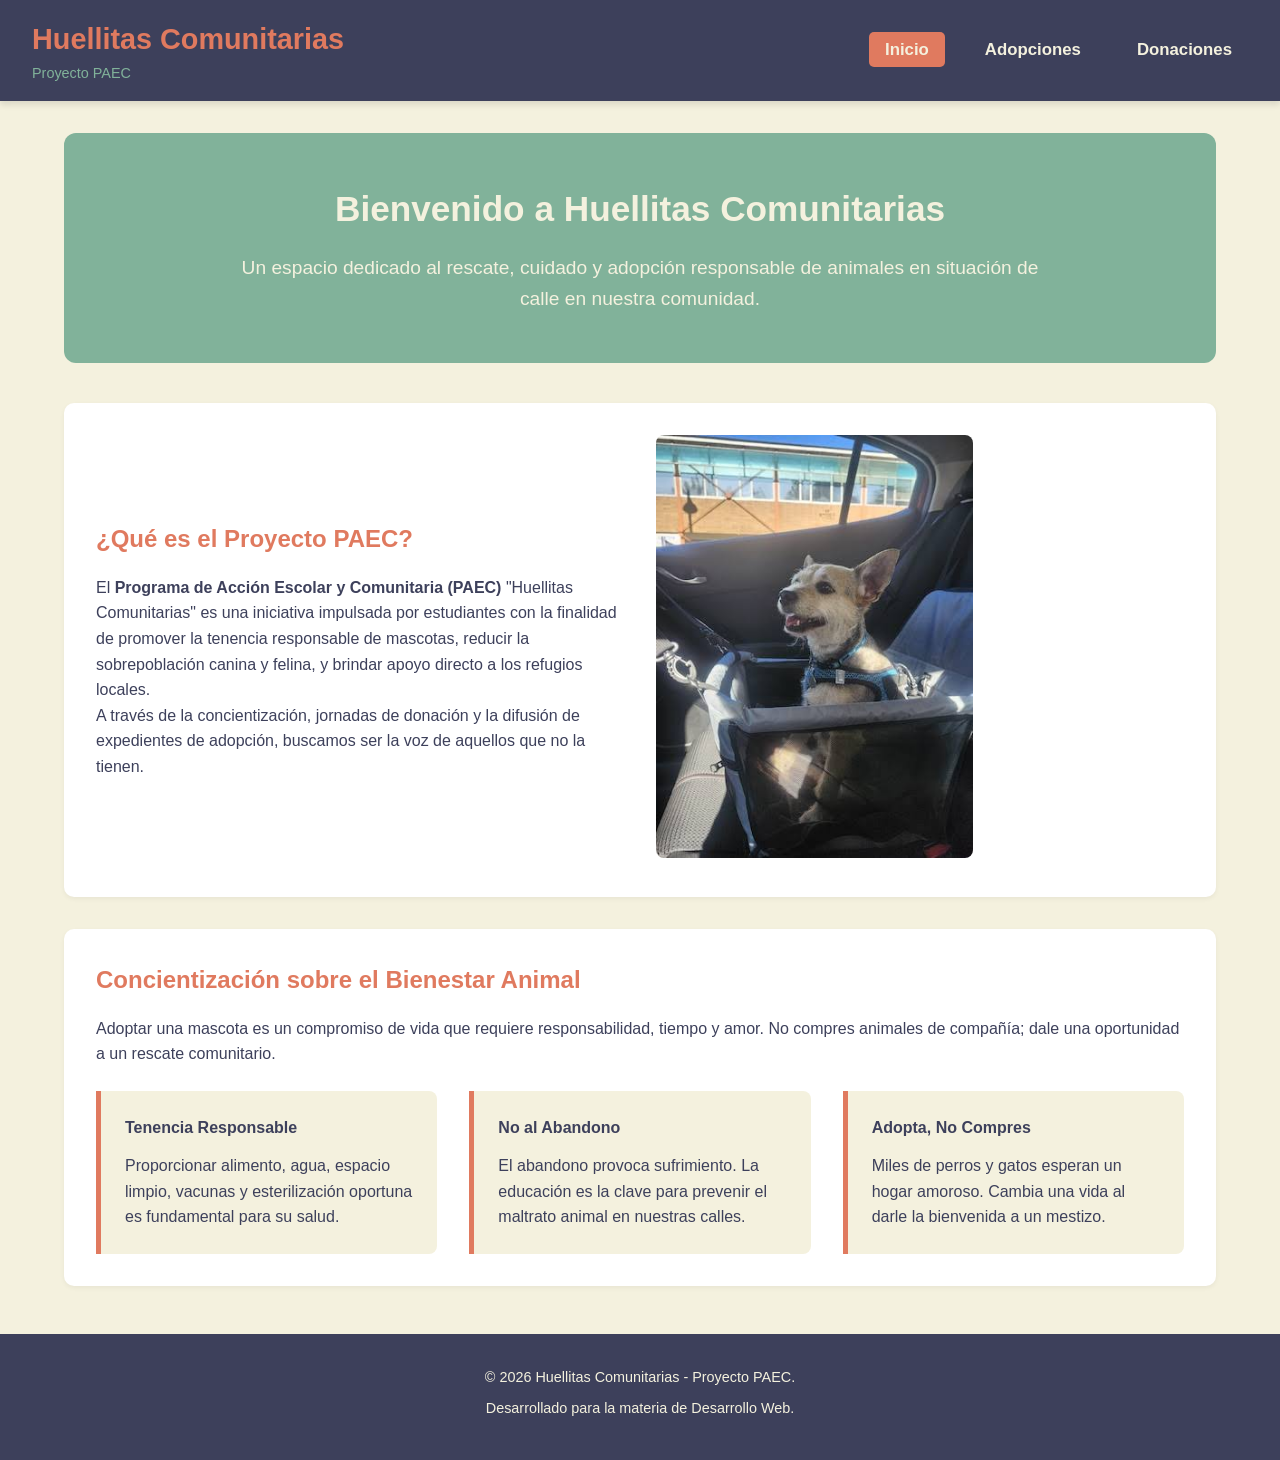
<file: index.html>
<!DOCTYPE html>
<html lang="es">
<head>
    <meta charset="UTF-8">
    <meta name="viewport" content="width=device-width, initial-scale=1.0">
    <title>Huellitas Comunitarias - Inicio</title>
    <!-- Hoja de estilos única vinculada -->
    <link rel="stylesheet" href="estilo.css">
</head>
<body>

    <!-- ENCABEZADO Y NAVEGACIÓN -->
    <header>
        <div class="logo-container">
            <h1>Huellitas Comunitarias</h1>
            <span>Proyecto PAEC</span>
        </div>
        <nav>
            <ul>
                <li><a href="index.html" class="activo">Inicio</a></li>
                <li><a href="adopciones.html">Adopciones</a></li>
                <li><a href="donaciones.html">Donaciones</a></li>
            </ul>
        </nav>
    </header>

    <!-- CONTENIDO PRINCIPAL -->
    <main>
        <!-- Banner de Bienvenida -->
        <section class="banner-principal">
            <h2>Bienvenido a Huellitas Comunitarias</h2>
            <p>Un espacio dedicado al rescate, cuidado y adopción responsable de animales en situación de calle en nuestra comunidad.</p>
        </section>

        <!-- Presentación del Proyecto PAEC -->
        <section class="seccion-contenido grid-2-columnas">
            <div>
                <h2>¿Qué es el Proyecto PAEC?</h2>
                <p>El <strong>Programa de Acción Escolar y Comunitaria (PAEC)</strong> "Huellitas Comunitarias" es una iniciativa impulsada por estudiantes con la finalidad de promover la tenencia responsable de mascotas, reducir la sobrepoblación canina y felina, y brindar apoyo directo a los refugios locales.</p>
                <p>A través de la concientización, jornadas de donación y la difusión de expedientes de adopción, buscamos ser la voz de aquellos que no la tienen.</p>
            </div>
            <div>
                <img src="img/Adop.jpg" alt="Mascotas felices rescatadas" class="imagen-redondeada">
            </div>
        </section>

        <!-- Mensaje de Concientización -->
        <section class="seccion-contenido">
            <h2>Concientización sobre el Bienestar Animal</h2>
            <p>Adoptar una mascota es un compromiso de vida que requiere responsabilidad, tiempo y amor. No compres animales de compañía; dale una oportunidad a un rescate comunitario.</p>
            
            <div class="grid-3-columnas" style="margin-top: 1.5rem;">
                <article class="caja-acopio">
                    <h4>Tenencia Responsable</h4>
                    <p>Proporcionar alimento, agua, espacio limpio, vacunas y esterilización oportuna es fundamental para su salud.</p>
                </article>
                <article class="caja-acopio">
                    <h4>No al Abandono</h4>
                    <p>El abandono provoca sufrimiento. La educación es la clave para prevenir el maltrato animal en nuestras calles.</p>
                </article>
                <article class="caja-acopio">
                    <h4>Adopta, No Compres</h4>
                    <p>Miles de perros y gatos esperan un hogar amoroso. Cambia una vida al darle la bienvenida a un mestizo.</p>
                </article>
            </div>
        </section>
    </main>

    <!-- PIE DE PÁGINA -->
    <footer>
        <p>&copy; 2026 Huellitas Comunitarias - Proyecto PAEC.</p>
        <p>Desarrollado para la materia de Desarrollo Web.</p>
    </footer>

</body>
</html>
</file>
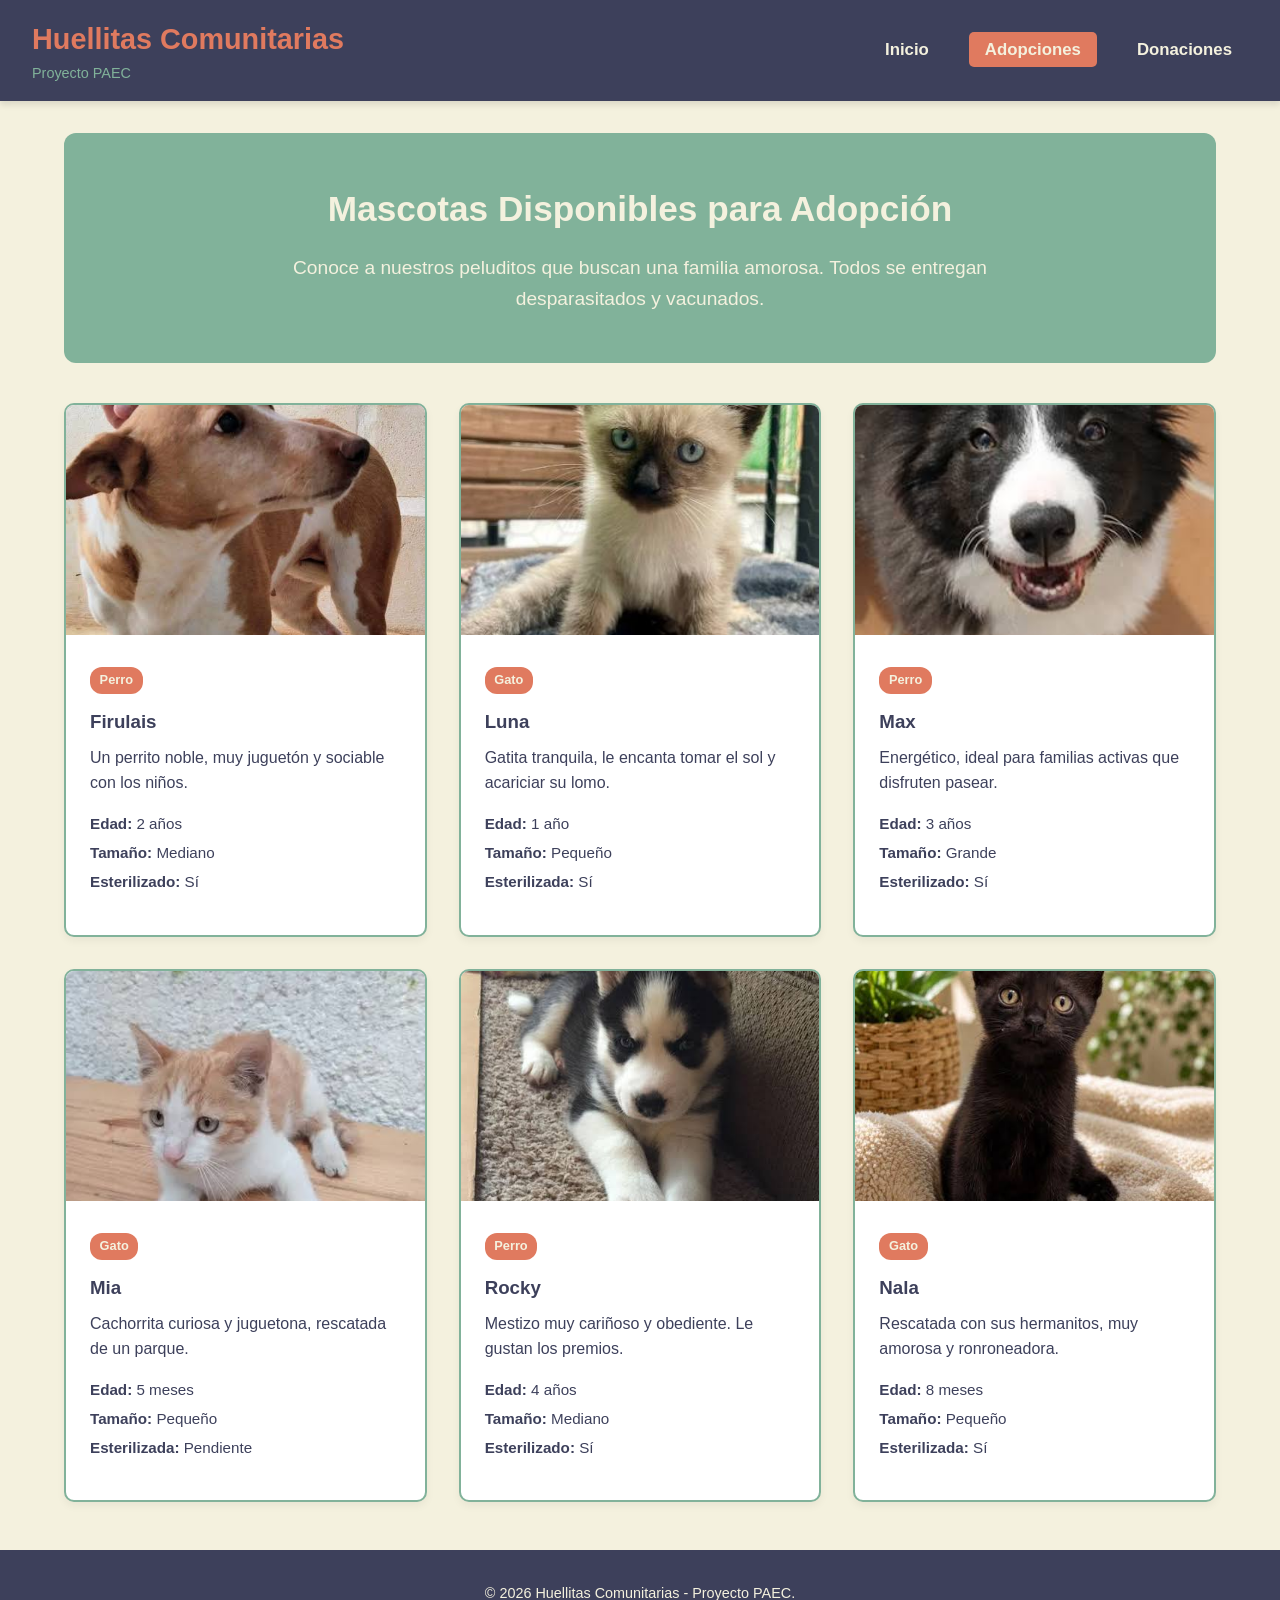
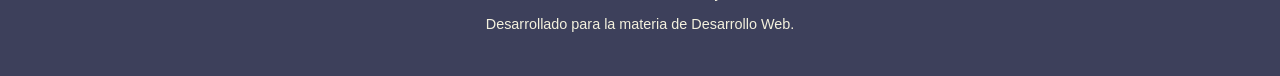
<file: adopciones.html>
<!DOCTYPE html>
<html lang="es">
<head>
    <meta charset="UTF-8">
    <meta name="viewport" content="width=device-width, initial-scale=1.0">
    <title>Huellitas Comunitarias - Adopciones</title>
    <!-- Hoja de estilos única vinculada -->
    <link rel="stylesheet" href="estilo.css">
</head>
<body>

    <!-- ENCABEZADO Y NAVEGACIÓN -->
    <header>
        <div class="logo-container">
            <h1>Huellitas Comunitarias</h1>
            <span>Proyecto PAEC</span>
        </div>
        <nav>
            <ul>
                <li><a href="index.html">Inicio</a></li>
                <li><a href="adopciones.html" class="activo">Adopciones</a></li>
                <li><a href="donaciones.html">Donaciones</a></li>
            </ul>
        </nav>
    </header>

    <!-- CONTENIDO PRINCIPAL -->
    <main>
        <section class="banner-principal">
            <h2>Mascotas Disponibles para Adopción</h2>
            <p>Conoce a nuestros peluditos que buscan una familia amorosa. Todos se entregan desparasitados y vacunados.</p>
        </section>

        <!-- GALERÍA DE FICHAS DE PERRITOS Y GATITOS -->
        <section class="grid-3-columnas">

            <!-- Ficha 1 -->
            <article class="tarjeta-mascota">
                <img src="img/firulais2.jpg" alt="Fotografía del perro Firulais">
                <div class="info-mascota">
                    <span class="etiqueta-especie">Perro</span>
                    <h3>Firulais</h3>
                    <p>Un perrito noble, muy juguetón y sociable con los niños.</p>
                    <ul class="detalles-lista">
                        <li><strong>Edad:</strong> 2 años</li>
                        <li><strong>Tamaño:</strong> Mediano</li>
                        <li><strong>Esterilizado:</strong> Sí</li>
                    </ul>
                </div>
            </article>

            <!-- Ficha 2 -->
            <article class="tarjeta-mascota">
                <img src="img/Luna2.jpg" alt="Fotografía de la gatita Luna">
                <div class="info-mascota">
                    <span class="etiqueta-especie">Gato</span>
                    <h3>Luna</h3>
                    <p>Gatita tranquila, le encanta tomar el sol y acariciar su lomo.</p>
                    <ul class="detalles-lista">
                        <li><strong>Edad:</strong> 1 año</li>
                        <li><strong>Tamaño:</strong> Pequeño</li>
                        <li><strong>Esterilizada:</strong> Sí</li>
                    </ul>
                </div>
            </article>

            <!-- Ficha 3 -->
            <article class="tarjeta-mascota">
                <img src="img/Max.jpg" alt="Fotografía del perro Max">
                <div class="info-mascota">
                    <span class="etiqueta-especie">Perro</span>
                    <h3>Max</h3>
                    <p>Energético, ideal para familias activas que disfruten pasear.</p>
                    <ul class="detalles-lista">
                        <li><strong>Edad:</strong> 3 años</li>
                        <li><strong>Tamaño:</strong> Grande</li>
                        <li><strong>Esterilizado:</strong> Sí</li>
                    </ul>
                </div>
            </article>

            <!-- Ficha 4 -->
            <article class="tarjeta-mascota">
                <img src="img/Mia2.jpg" alt="Fotografía de la gatita Mia">
                <div class="info-mascota">
                    <span class="etiqueta-especie">Gato</span>
                    <h3>Mia</h3>
                    <p>Cachorrita curiosa y juguetona, rescatada de un parque.</p>
                    <ul class="detalles-lista">
                        <li><strong>Edad:</strong> 5 meses</li>
                        <li><strong>Tamaño:</strong> Pequeño</li>
                        <li><strong>Esterilizada:</strong> Pendiente</li>
                    </ul>
                </div>
            </article>

            <!-- Ficha 5 -->
            <article class="tarjeta-mascota">
                <img src="img/Rocky.jpg" alt="Fotografía del perro Rocky">
                <div class="info-mascota">
                    <span class="etiqueta-especie">Perro</span>
                    <h3>Rocky</h3>
                    <p>Mestizo muy cariñoso y obediente. Le gustan los premios.</p>
                    <ul class="detalles-lista">
                        <li><strong>Edad:</strong> 4 años</li>
                        <li><strong>Tamaño:</strong> Mediano</li>
                        <li><strong>Esterilizado:</strong> Sí</li>
                    </ul>
                </div>
            </article>

            <!-- Ficha 6 -->
            <article class="tarjeta-mascota">
                <img src="img/Nala2.jpg" alt="Fotografía de la gatita Nala">
                <div class="info-mascota">
                    <span class="etiqueta-especie">Gato</span>
                    <h3>Nala</h3>
                    <p>Rescatada con sus hermanitos, muy amorosa y ronroneadora.</p>
                    <ul class="detalles-lista">
                        <li><strong>Edad:</strong> 8 meses</li>
                        <li><strong>Tamaño:</strong> Pequeño</li>
                        <li><strong>Esterilizada:</strong> Sí</li>
                    </ul>
                </div>
            </article>

        </section>
    </main>

    <!-- PIE DE PÁGINA -->
    <footer>
        <p>&copy; 2026 Huellitas Comunitarias - Proyecto PAEC.</p>
        <p>Desarrollado para la materia de Desarrollo Web.</p>
    </footer>

</body>
</html>
</file>
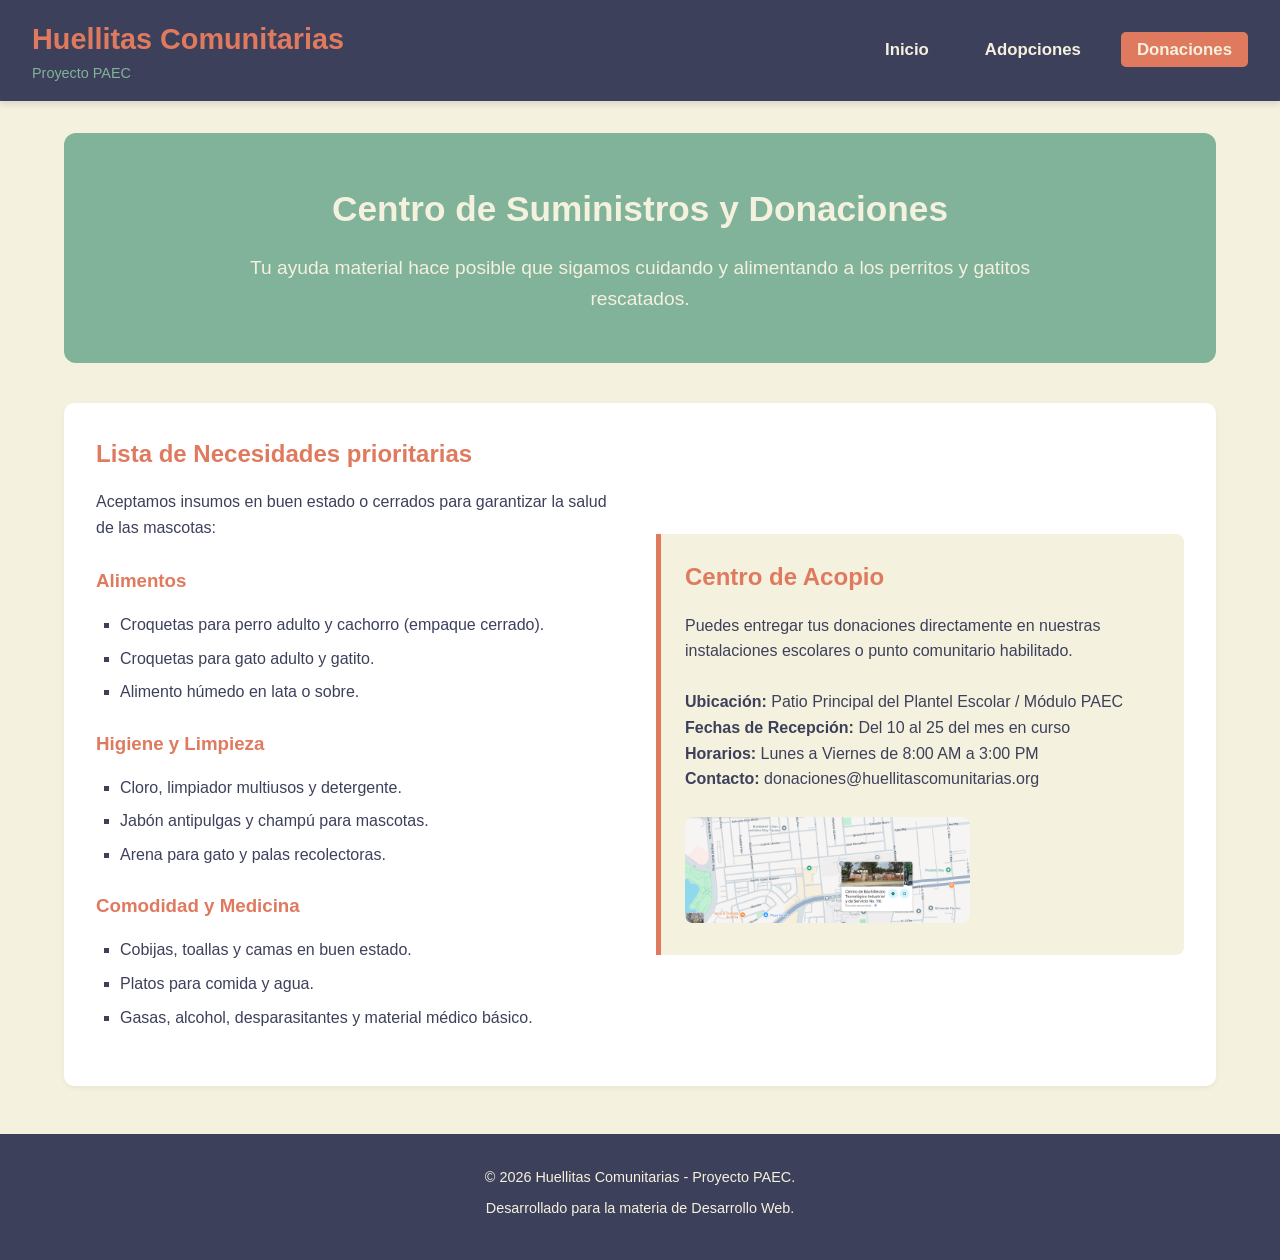
<file: donaciones.html>
<!DOCTYPE html>
<html lang="es">
<head>
    <meta charset="UTF-8">
    <meta name="viewport" content="width=device-width, initial-scale=1.0">
    <title>Huellitas Comunitarias - Donaciones</title>
    <!-- Hoja de estilos única vinculada -->
    <link rel="stylesheet" href="estilo.css">
</head>
<body>

    <!-- ENCABEZADO Y NAVEGACIÓN -->
    <header>
        <div class="logo-container">
            <h1>Huellitas Comunitarias</h1>
            <span>Proyecto PAEC</span>
        </div>
        <nav>
            <ul>
                <li><a href="index.html">Inicio</a></li>
                <li><a href="adopciones.html">Adopciones</a></li>
                <li><a href="donaciones.html" class="activo">Donaciones</a></li>
            </ul>
        </nav>
    </header>

    <!-- CONTENIDO PRINCIPAL -->
    <main>
        <section class="banner-principal">
            <h2>Centro de Suministros y Donaciones</h2>
            <p>Tu ayuda material hace posible que sigamos cuidando y alimentando a los perritos y gatitos rescatados.</p>
        </section>

        <!-- SECCIÓN DE NECESIDADES -->
        <section class="seccion-contenido grid-2-columnas">
            <div>
                <h2>Lista de Necesidades prioritarias</h2>
                <p>Aceptamos insumos en buen estado o cerrados para garantizar la salud de las mascotas:</p>
                <br>
                <h3>Alimentos</h3>
                <ul class="lista-necesidades">
                    <li>Croquetas para perro adulto y cachorro (empaque cerrado).</li>
                    <li>Croquetas para gato adulto y gatito.</li>
                    <li>Alimento húmedo en lata o sobre.</li>
                </ul>

                <h3>Higiene y Limpieza</h3>
                <ul class="lista-necesidades">
                    <li>Cloro, limpiador multiusos y detergente.</li>
                    <li>Jabón antipulgas y champú para mascotas.</li>
                    <li>Arena para gato y palas recolectoras.</li>
                </ul>

                <h3>Comodidad y Medicina</h3>
                <ul class="lista-necesidades">
                    <li>Cobijas, toallas y camas en buen estado.</li>
                    <li>Platos para comida y agua.</li>
                    <li>Gasas, alcohol, desparasitantes y material médico básico.</li>
                </ul>
            </div>

            <!-- INFORMACIÓN DEL CENTRO DE ACOPIO -->
            <aside>
                <div class="caja-acopio">
                    <h2>Centro de Acopio</h2>
                    <p>Puedes entregar tus donaciones directamente en nuestras instalaciones escolares o punto comunitario habilitado.</p>
                    <br>
                    <p><strong>Ubicación:</strong> Patio Principal del Plantel Escolar / Módulo PAEC</p>
                    <p><strong>Fechas de Recepción:</strong> Del 10 al 25 del mes en curso</p>
                    <p><strong>Horarios:</strong> Lunes a Viernes de 8:00 AM a 3:00 PM</p>
                    <p><strong>Contacto:</strong> donaciones@huellitascomunitarias.org</p>
                    <br>
                    <img src="img/cap.png" alt="Imagen del centro de acopio de insumos" class="imagen-redondeada">
                </div>
            </aside>
        </section>
    </main>

    <!-- PIE DE PÁGINA -->
    <footer>
        <p>&copy; 2026 Huellitas Comunitarias - Proyecto PAEC.</p>
        <p>Desarrollado para la materia de Desarrollo Web.</p>
    </footer>

</body>
</html>
</file>
<file: estilo.css>
/* ==========================================================================
   PROYECTO WEB: HUELLITAS COMUNITARIAS (PAEC)
   Hoja de estilos CSS3 externa única
   Paleta de 4 colores: #E07A5F, #81B29A, #F4F1DE, #3D405B
   ========================================================================== */

/* 1. RESET Y CONFIGURACIÓN BÁSICA */
* {
    margin: 0;
    padding: 0;
    box-sizing: border-box;
}

body {
    font-family: 'Segoe UI', Tahoma, Geneva, Verdana, sans-serif;
    line-height: 1.6;
    color: #3D405B;
    background-color: #F4F1DE;
}

/* 2. ENCABEZADO Y NAVEGACIÓN */
header {
    background-color: #3D405B;
    color: #F4F1DE;
    padding: 1rem 2rem;
    display: flex;
    justify-content: space-between;
    align-items: center;
    box-shadow: 0 4px 6px rgba(0, 0, 0, 0.1);
}

.logo-container h1 {
    font-size: 1.8rem;
    color: #E07A5F;
}

.logo-container span {
    font-size: 0.9rem;
    color: #81B29A;
    display: block;
}

/* Menú de navegación alineado limpiamente */
nav ul {
    display: flex;
    list-style: none;
    gap: 1.5rem;
}

nav a {
    color: #F4F1DE;
    text-decoration: none;
    font-weight: 600;
    font-size: 1.05rem;
    padding: 0.5rem 1rem;
    border-radius: 5px;
    transition: background-color 0.3s ease;
}

nav a:hover, nav a.activo {
    background-color: #E07A5F;
    color: #F4F1DE;
}

/* 3. ESTRUCTURA PRINCIPAL DE CONTENIDOS */
main {
    max-width: 1200px;
    margin: 2rem auto;
    padding: 0 1.5rem;
}

.banner-principal {
    background-color: #81B29A;
    color: #F4F1DE;
    padding: 3rem 2rem;
    border-radius: 12px;
    text-align: center;
    margin-bottom: 2.5rem;
}

.banner-principal h2 {
    font-size: 2.2rem;
    margin-bottom: 1rem;
}

.banner-principal p {
    font-size: 1.2rem;
    max-width: 800px;
    margin: 0 auto;
}

/* Secciones genéricas */
.seccion-contenido {
    background-color: #FFFFFF;
    padding: 2rem;
    border-radius: 10px;
    margin-bottom: 2rem;
    box-shadow: 0 2px 5px rgba(0,0,0,0.05);
}

.seccion-contenido h2, .seccion-contenido h3 {
    color: #E07A5F;
    margin-bottom: 1rem;
}

/* Layout en cuadrícula para tarjetas e información */
.grid-2-columnas {
    display: grid;
    grid-template-columns: 1fr 1fr;
    gap: 2rem;
    align-items: center;
}

.grid-3-columnas {
    display: grid;
    grid-template-columns: repeat(auto-fit, minmax(300px, 1fr));
    gap: 2rem;
}

/* Imágenes ordenadas */
.imagen-redondeada {
    width: 60%;
    height: auto;
    border-radius: 8px;
    object-fit: cover;
}

/* 4. TARJETAS DE ADOPCIÓN (GALERÍA VISUAL) */
.tarjeta-mascota {
    background-color: #FFFFFF;
    border: 2px solid #81B29A;
    border-radius: 10px;
    overflow: hidden;
    box-shadow: 0 4px 8px rgba(0,0,0,0.05);
}

.tarjeta-mascota img {
    width: 100%;
    height: 230px;
    object-fit: cover;
}

.info-mascota {
    padding: 1.5rem;
}

.info-mascota h3 {
    color: #3D405B;
    margin-bottom: 0.5rem;
}

.etiqueta-especie {
    display: inline-block;
    background-color: #E07A5F;
    color: #F4F1DE;
    padding: 0.2rem 0.6rem;
    border-radius: 12px;
    font-size: 0.8rem;
    font-weight: bold;
    margin-bottom: 0.8rem;
}

.detalles-lista {
    list-style: none;
    margin: 1rem 0;
    font-size: 0.95rem;
}

.detalles-lista li {
    margin-bottom: 0.3rem;
}

.boton-solicitud {
    display: block;
    width: 100%;
    text-align: center;
    background-color: #81B29A;
    color: #F4F1DE;
    padding: 0.7rem;
    text-decoration: none;
    border-radius: 5px;
    font-weight: bold;
}

/* 5. LISTAS Y TABLAS DE DONACIONES */
.lista-necesidades {
    list-style-type: square;
    padding-left: 1.5rem;
    margin-bottom: 1.5rem;
}

.lista-necesidades li {
    margin-bottom: 0.5rem;
}

.caja-acopio {
    background-color: #F4F1DE;
    border-left: 5px solid #E07A5F;
    padding: 1.5rem;
    border-radius: 0 8px 8px 0;
}

.caja-acopio h4 {
    color: #3D405B;
    margin-bottom: 0.8rem;
}

/* 6. PIE DE PÁGINA (FOOTER) */
footer {
    background-color: #3D405B;
    color: #F4F1DE;
    text-align: center;
    padding: 2rem;
    margin-top: 3rem;
}

footer p {
    font-size: 0.9rem;
    margin-bottom: 0.5rem;
}
</file>
